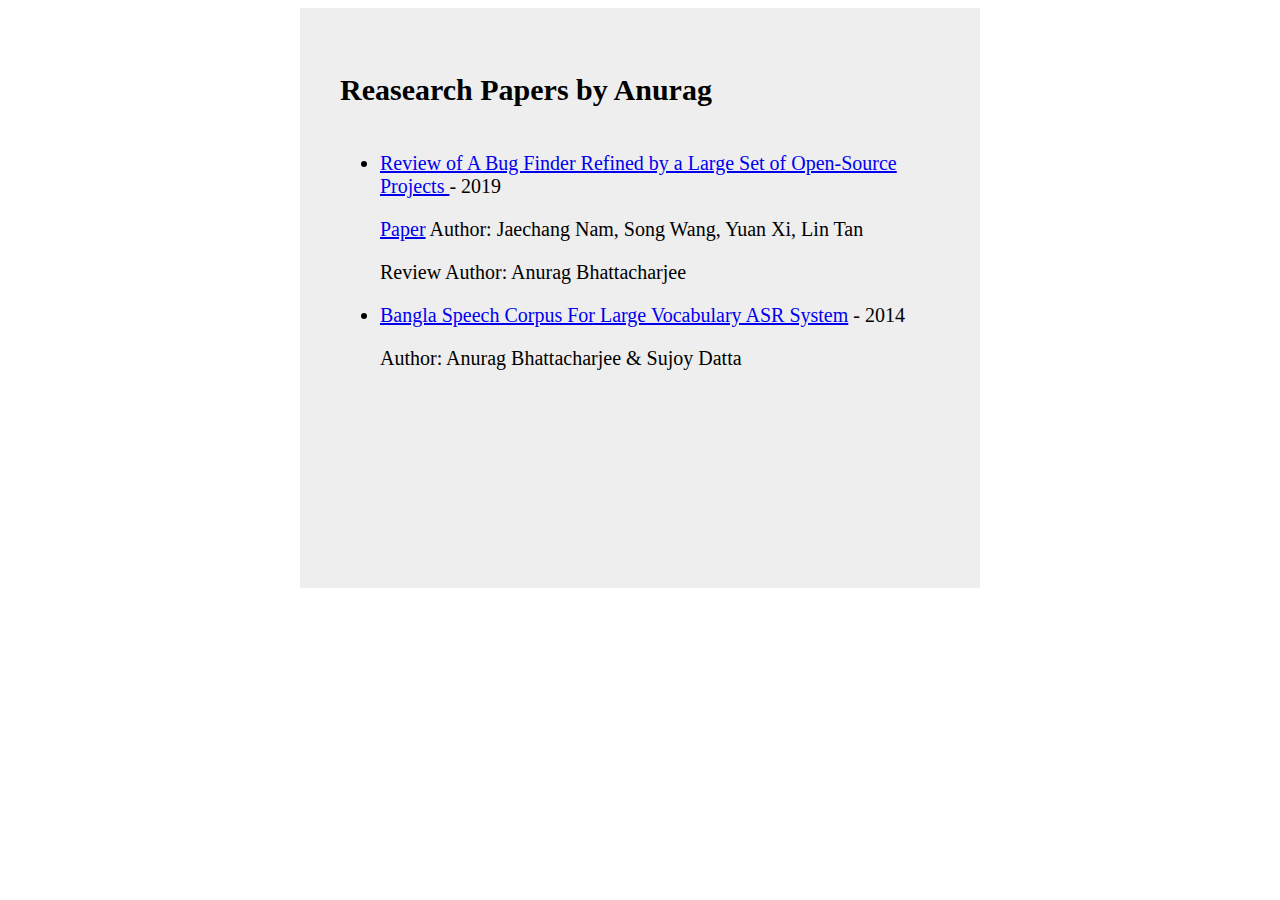
<file: researches.html>
<!DOCTYPE html>

<html>
  <head>
    <style>
      .container {
        background-color: #eeeeee;
        width: 600px;
        height: 500px;
        margin: auto;
        font-size: 20px;
        padding: 40px;
      }
      .list {
        display: inline-block;
      }
    </style>
  </head>
  <body>
    <div class="container">
      <h2>Reasearch Papers by Anurag</h2>
      <div class="row">
        <div class="col">
          <ul class="list">
            <li>
              <a
                href="/researches/A-Bug-Finder-Refined-Anurag-Bhattacharjee.pdf"
              >
                Review of A Bug Finder Refined by a Large Set of Open-Source
                Projects
              </a>
              - 2019
              <p>
                <a href="/researches/A-Bug-Finder-Refined.pdf">Paper</a> Author:
                Jaechang Nam, Song Wang, Yuan Xi, Lin Tan
              </p>
              <p>Review Author: Anurag Bhattacharjee</p>
            </li>
            <li>
              <a
                href="/researches/Bangla-Speech-Corpus-For-Large-Vocabulary-ASR-System.pdf"
                >Bangla Speech Corpus For Large Vocabulary ASR System</a
              >
              - 2014
              <p>Author: Anurag Bhattacharjee & Sujoy Datta</p>
            </li>
          </ul>
        </div>
      </div>
    </div>
  </body>
</html>
</file>
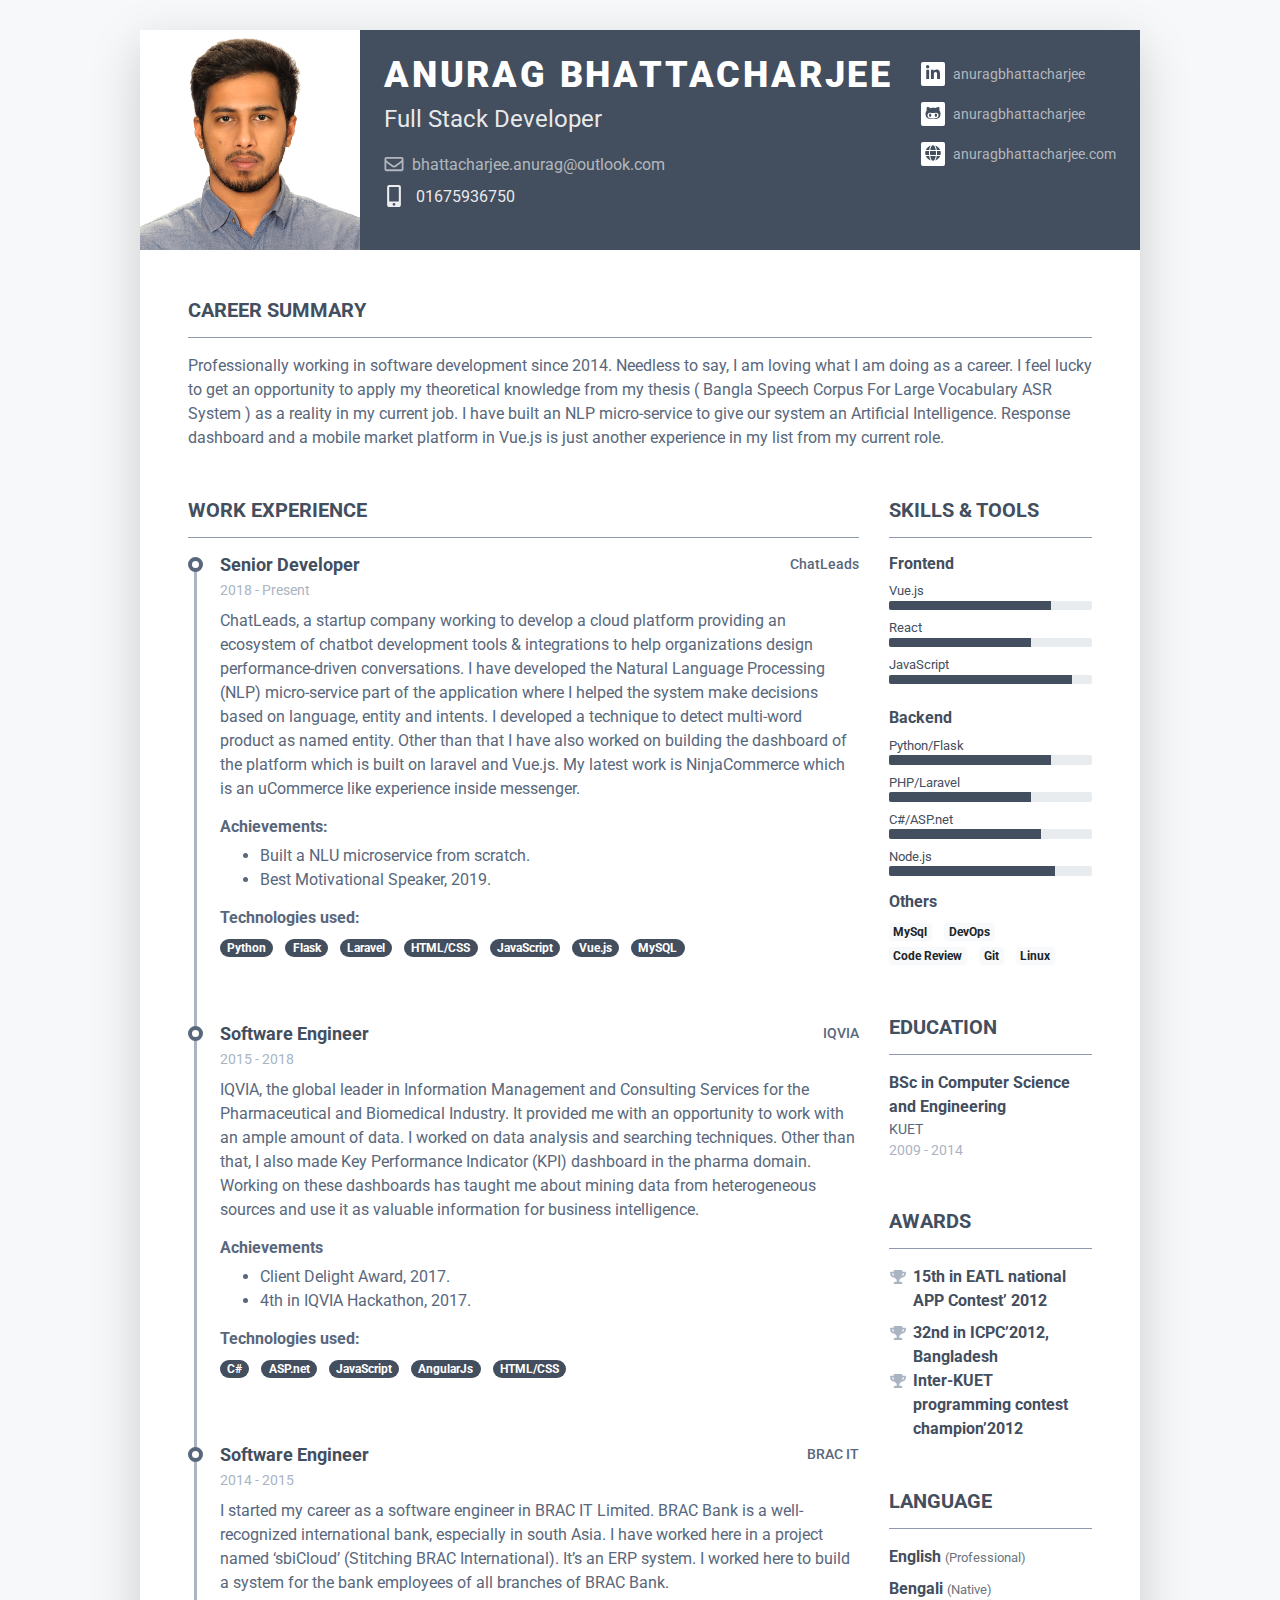
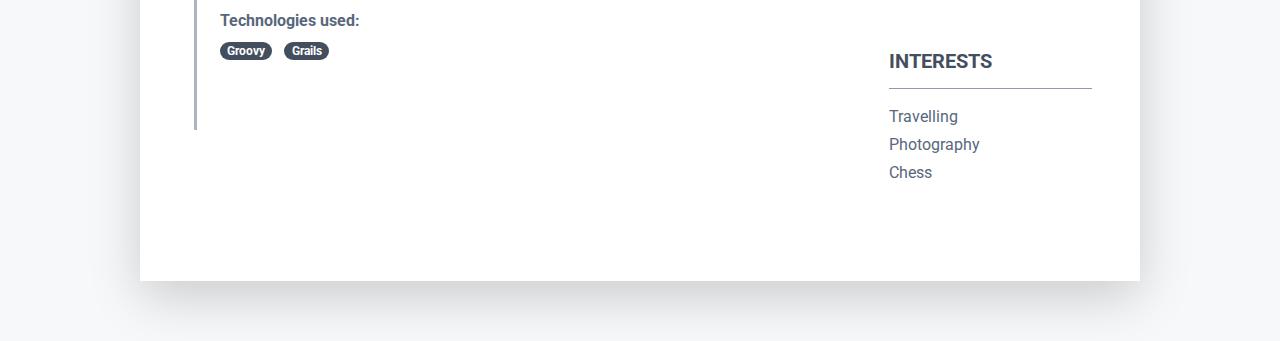
<file: resume.html>
<!DOCTYPE html>
<html lang="en">
  <head>
    <title>Anurag Bhattacharjee Resume</title>

    <!-- Meta -->
    <meta charset="utf-8" />
    <meta http-equiv="X-UA-Compatible" content="IE=edge" />
    <meta name="viewport" content="width=device-width, initial-scale=1.0" />
    <meta name="description" content="Responsive Resume Template" />
    <meta name="author" content="Xiaoying Riley at 3rd Wave Media" />
    <link rel="shortcut icon" href="favicon.ico" />

    <!-- Google Font -->
    <link
      href="https://fonts.googleapis.com/css?family=Roboto:300,400,500,700,900"
      rel="stylesheet"
    />

    <!-- FontAwesome JS-->
    <script defer src="/resume/assets/fontawesome/js/all.min.js"></script>

    <!-- Theme CSS -->
    <link
      id="theme-style"
      rel="stylesheet"
      href="/resume/assets/css/style.css"
    />


    <!-- <style>
      #download-button {
        background-color: #66cb8c;
        border-radius: 20px;
        cursor: pointer;
      } -->
    </style>
  </head>

  <body>
    <article class="resume-wrapper text-center position-relative">
      <div class="resume-wrapper-inner mx-auto text-left bg-white shadow-lg">
        <header class="resume-header pt-4 pt-md-0">
          <div class="media flex-column flex-md-row">
            <img
              class="mr-3 img-fluid picture mx-auto"
              src="/resume/assets/images/profile.jpeg"
              alt=""
            />
            <div
              class="media-body p-4 d-flex flex-column flex-md-row mx-auto mx-lg-0"
            >
              <div class="primary-info">
                <h1
                  class="name mt-0 mb-1 text-white text-uppercase text-uppercase"
                >
                  Anurag Bhattacharjee
                </h1>
                <div class="title mb-3">Full Stack Developer</div>
                <ul class="list-unstyled">
                  <li class="mb-2">
                    <a mailto="bhattacharjee.anurag@outlook.com"
                      ><i
                        class="far fa-envelope fa-fw mr-2"
                        data-fa-transform="grow-3"
                      ></i
                      >bhattacharjee.anurag@outlook.com</a
                    >
                  </li>
                  <li>
                    <i
                      class="fas fa-mobile-alt fa-fw mr-2"
                      data-fa-transform="grow-6"
                    ></i>
                    01675936750
                  </li>
                </ul>
              </div>
              <!--//primary-info-->
              <div class="secondary-info ml-md-auto mt-2">
                <ul class="resume-social list-unstyled">
                  <li class="mb-3">
                    <a href="linkedin.com/in/anuragbhattacharjee"
                      ><span class="fa-container text-center mr-2"
                        ><i class="fab fa-linkedin-in fa-fw"></i></span
                      >anuragbhattacharjee</a
                    >
                  </li>
                  <li class="mb-3">
                    <a href="github.com/anuragbhattacharjee"
                      ><span class="fa-container text-center mr-2"
                        ><i class="fab fa-github-alt fa-fw"></i></span
                      >anuragbhattacharjee</a
                    >
                  </li>
                  <li>
                    <a href="anuragbhattacharjee.com"
                      ><span class="fa-container text-center mr-2"
                        ><i class="fas fa-globe"></i></span
                      >anuragbhattacharjee.com</a
                    >
                  </li>
                </ul>
              </div>
              <!--//secondary-info-->
            </div>
            <!--//media-body-->
          </div>
          <!--//media-->
        </header>
        <div class="resume-body p-5">
          <section class="resume-section summary-section mb-5">
            <h2
              class="resume-section-title text-uppercase font-weight-bold pb-3 mb-3"
            >
              Career Summary
            </h2>
            <div class="resume-section-content">
              <p class="mb-0">
                Professionally working in software development since 2014. Needless to say, I am loving what I am doing as a career. I
                feel lucky to get an opportunity to apply my theoretical knowledge from my thesis ( Bangla Speech Corpus For Large
                Vocabulary ASR System ) as a reality in my current job. I have built an NLP micro-service to give our system an
                Artificial Intelligence. Response dashboard and a mobile market platform in Vue.js is just another experience in my list
                from my current role.
              </p>
            </div>
          </section>
          <!--//summary-section-->
          <div class="row">
            <div class="col-lg-9">
              <section class="resume-section experience-section mb-5">
                <h2
                  class="resume-section-title text-uppercase font-weight-bold pb-3 mb-3"
                >
                  Work Experience
                </h2>
                <div class="resume-section-content">
                  <div class="resume-timeline position-relative">
                    <article
                      class="resume-timeline-item position-relative pb-5"
                    >
                      <div class="resume-timeline-item-header mb-2">
                        <div class="d-flex flex-column flex-md-row">
                          <h3
                            class="resume-position-title font-weight-bold mb-1"
                          >
                            Senior Developer
                          </h3>
                          <div class="resume-company-name ml-auto">
                            ChatLeads
                          </div>
                        </div>
                        <!--//row-->
                        <div class="resume-position-time">2018 - Present</div>
                      </div>
                      <!--//resume-timeline-item-header-->
                      <div class="resume-timeline-item-desc">
                        <p>
                          ChatLeads, a startup company working to develop a cloud platform providing an ecosystem of chatbot development tools &
                          integrations to help organizations design performance-driven conversations. I have developed the Natural Language
                          Processing (NLP) micro-service part of the application where I helped the system make decisions based on language,
                          entity and intents. I developed a technique to detect multi-word product as named entity. Other than that I have also
                          worked on building the dashboard of the platform which is built on laravel and Vue.js. My latest work is NinjaCommerce
                          which is an uCommerce like experience inside messenger.
                        </p>
                        <h4
                          class="resume-timeline-item-desc-heading font-weight-bold"
                        >
                          Achievements:
                        </h4>
                        <!-- <p>
                          Praesentium voluptatum deleniti atque corrupti quos
                          dolores et quas molestias excepturi sint occaecati
                          cupiditate non provident.
                        </p> -->
                        <ul>
                          <li>
                            Built a NLU microservice from scratch.
                          </li>
                          <li>
                            Best Motivational Speaker, 2019.
                          </li>
                        </ul>
                        <h4
                          class="resume-timeline-item-desc-heading font-weight-bold"
                        >
                          Technologies used:
                        </h4>
                        <ul class="list-inline">
                          <li class="list-inline-item">
                            <span class="badge badge-primary badge-pill"
                              >Python</span
                            >
                          </li>
                          <li class="list-inline-item">
                            <span class="badge badge-primary badge-pill"
                              >Flask</span
                            >
                          </li>
                          <li class="list-inline-item">
                            <span class="badge badge-primary badge-pill"
                              >Laravel</span
                            >
                          </li>
                          <li class="list-inline-item">
                            <span class="badge badge-primary badge-pill"
                              >HTML/CSS</span
                            >
                          </li>
                          <li class="list-inline-item">
                            <span class="badge badge-primary badge-pill"
                              >JavaScript</span
                            >
                          </li>
                          <li class="list-inline-item">
                            <span class="badge badge-primary badge-pill"
                              >Vue.js</span
                            >
                          </li>
                          <li class="list-inline-item">
                            <span class="badge badge-primary badge-pill"
                              >MySQL</span
                            >
                          </li>
                        </ul>
                      </div>
                      <!--//resume-timeline-item-desc-->
                    </article>
                    <!--//resume-timeline-item-->

                    <article
                      class="resume-timeline-item position-relative pb-5"
                    >
                      <div class="resume-timeline-item-header mb-2">
                        <div class="d-flex flex-column flex-md-row">
                          <h3
                            class="resume-position-title font-weight-bold mb-1"
                          >
                            Software Engineer
                          </h3>
                          <div class="resume-company-name ml-auto">IQVIA</div>
                        </div>
                        <!--//row-->
                        <div class="resume-position-time">2015 - 2018</div>
                      </div>
                      <!--//resume-timeline-item-header-->
                      <div class="resume-timeline-item-desc">
                        <p>
                          IQVIA, the global leader in Information Management and
                          Consulting Services for the Pharmaceutical and
                          Biomedical Industry. It provided me with an
                          opportunity to work with an ample amount of data. I
                          worked on data analysis and searching techniques.
                          Other than that, I also made Key Performance Indicator
                          (KPI) dashboard in the pharma domain. Working on these
                          dashboards has taught me about mining data from
                          heterogeneous sources and use it as valuable
                          information for business intelligence.
                        </p>
                        <h4
                          class="resume-timeline-item-desc-heading font-weight-bold"
                        >
                          Achievements
                        </h4>
                        <ul>
                          <li>
                            Client Delight Award, 2017.
                          </li>
                          <li>
                            4th in IQVIA Hackathon, 2017.
                          </li>
                        </ul>
                        <h4
                          class="resume-timeline-item-desc-heading font-weight-bold"
                        >
                          Technologies used:
                        </h4>
                        <ul class="list-inline">
                          <li class="list-inline-item">
                            <span class="badge badge-primary badge-pill"
                              >C#</span
                            >
                          </li>
                          <li class="list-inline-item">
                            <span class="badge badge-primary badge-pill"
                              >ASP.net</span
                            >
                          </li>
                          <li class="list-inline-item">
                            <span class="badge badge-primary badge-pill"
                              >JavaScript</span
                            >
                          </li>
                          <li class="list-inline-item">
                            <span class="badge badge-primary badge-pill"
                              >AngularJs</span
                            >
                          </li>
                          <li class="list-inline-item">
                            <span class="badge badge-primary badge-pill"
                              >HTML/CSS</span
                            >
                          </li>
                        </ul>
                      </div>
                      <!--//resume-timeline-item-desc-->
                    </article>
                    <!--//resume-timeline-item-->

                    <article
                      class="resume-timeline-item position-relative pb-5"
                    >
                      <div class="resume-timeline-item-header mb-2">
                        <div class="d-flex flex-column flex-md-row">
                          <h3
                            class="resume-position-title font-weight-bold mb-1"
                          >
                            Software Engineer
                          </h3>
                          <div class="resume-company-name ml-auto">
                            BRAC IT
                          </div>
                        </div>
                        <!--//row-->
                        <div class="resume-position-time">2014 - 2015</div>
                      </div>
                      <!--//resume-timeline-item-header-->
                      <div class="resume-timeline-item-desc">
                        <p>
                          I started my career as a software engineer in BRAC IT
                          Limited. BRAC Bank is a well-recognized international
                          bank, especially in south Asia. I have worked here in a
                          project named ‘sbiCloud’ (Stitching BRAC
                          International). It’s an ERP system. I worked here to
                          build a system for the bank employees of all branches
                          of BRAC Bank.
                        </p>
                        <h4
                          class="resume-timeline-item-desc-heading font-weight-bold"
                        >
                          Technologies used:
                        </h4>
                        <ul class="list-inline">
                          <li class="list-inline-item">
                            <span class="badge badge-primary badge-pill"
                              >Groovy</span
                            >
                          </li>
                          <li class="list-inline-item">
                            <span class="badge badge-primary badge-pill"
                              >Grails</span
                            >
                          </li>
                        </ul>
                      </div>
                      <!--//resume-timeline-item-desc-->
                    </article>

                    <!--//resume-timeline-item-->
                  </div>
                  <!--//resume-timeline-->
                </div>
              </section>
              <!--//experience-section-->
            </div>
            <div class="col-lg-3">
              <section class="resume-section skills-section mb-5">
                <h2
                  class="resume-section-title text-uppercase font-weight-bold pb-3 mb-3"
                >
                  Skills &amp; Tools
                </h2>
                <div class="resume-section-content">
                  <div class="resume-skill-item">
                    <h4 class="resume-skills-cat font-weight-bold">Frontend</h4>
                    <ul class="list-unstyled mb-4">
                      <li class="mb-2">
                        <div class="resume-skill-name">Vue.js</div>
                        <div class="progress resume-progress">
                          <div
                            class="progress-bar theme-progress-bar-dark"
                            role="progressbar"
                            style="width: 80%;"
                            aria-valuenow="25"
                            aria-valuemin="0"
                            aria-valuemax="100"
                          ></div>
                        </div>
                      </li>
                      <li class="mb-2">
                        <div class="resume-skill-name">React</div>
                        <div class="progress resume-progress">
                          <div
                            class="progress-bar theme-progress-bar-dark"
                            role="progressbar"
                            style="width: 70%;"
                            aria-valuenow="25"
                            aria-valuemin="0"
                            aria-valuemax="100"
                          ></div>
                        </div>
                      </li>
                      <li class="mb-2">
                        <div class="resume-skill-name">JavaScript</div>
                        <div class="progress resume-progress">
                          <div
                            class="progress-bar theme-progress-bar-dark"
                            role="progressbar"
                            style="width: 90%;"
                            aria-valuenow="25"
                            aria-valuemin="0"
                            aria-valuemax="100"
                          ></div>
                        </div>
                      </li>
                    </ul>
                  </div>
                  <!--//resume-skill-item-->

                  <div class="resume-skill-item">
                    <h4 class="resume-skills-cat font-weight-bold">Backend</h4>
                    <ul class="list-unstyled">
                      <li class="mb-2">
                        <div class="resume-skill-name">Python/Flask</div>
                        <div class="progress resume-progress">
                          <div
                            class="progress-bar theme-progress-bar-dark"
                            role="progressbar"
                            style="width: 80%;"
                            aria-valuenow="25"
                            aria-valuemin="0"
                            aria-valuemax="100"
                          ></div>
                        </div>
                      </li>
                      <li class="mb-2">
                        <div class="resume-skill-name">PHP/Laravel</div>
                        <div class="progress resume-progress">
                          <div
                            class="progress-bar theme-progress-bar-dark"
                            role="progressbar"
                            style="width: 70%;"
                            aria-valuenow="25"
                            aria-valuemin="0"
                            aria-valuemax="100"
                          ></div>
                        </div>
                      </li>
                      <li class="mb-2">
                        <div class="resume-skill-name">C#/ASP.net</div>
                        <div class="progress resume-progress">
                          <div
                            class="progress-bar theme-progress-bar-dark"
                            role="progressbar"
                            style="width: 75%;"
                            aria-valuenow="25"
                            aria-valuemin="0"
                            aria-valuemax="100"
                          ></div>
                        </div>
                      </li>
                      <li class="mb-2">
                        <div class="resume-skill-name">Node.js</div>
                        <div class="progress resume-progress">
                          <div
                            class="progress-bar theme-progress-bar-dark"
                            role="progressbar"
                            style="width: 82%;"
                            aria-valuenow="25"
                            aria-valuemin="0"
                            aria-valuemax="100"
                          ></div>
                        </div>
                      </li>
                    </ul>
                  </div>
                  <!--//resume-skill-item-->

                  <div class="resume-skill-item">
                    <h4 class="resume-skills-cat font-weight-bold">Others</h4>
                    <ul class="list-inline">
                      <li class="list-inline-item">
                        <span class="badge badge-light">MySql</span>
                      </li>
                      <li class="list-inline-item">
                        <span class="badge badge-light">DevOps</span>
                      </li>
                      <li class="list-inline-item">
                        <span class="badge badge-light">Code Review</span>
                      </li>
                      <li class="list-inline-item">
                        <span class="badge badge-light">Git</span>
                      </li>
                      <li class="list-inline-item">
                        <span class="badge badge-light">Linux</span>
                      </li>
                    </ul>
                  </div>
                  <!--//resume-skill-item-->
                </div>
                <!--resume-section-content-->
              </section>
              <!--//skills-section-->
              <section class="resume-section education-section mb-5">
                <h2
                  class="resume-section-title text-uppercase font-weight-bold pb-3 mb-3"
                >
                  Education
                </h2>
                <div class="resume-section-content">
                  <ul class="list-unstyled">
                    <li>
                      <div class="resume-degree font-weight-bold">
                        BSc in Computer Science and Engineering
                      </div>
                      <div class="resume-degree-org">
                        KUET
                      </div>
                      <div class="resume-degree-time">2009 - 2014</div>
                    </li>
                  </ul>
                </div>
              </section>
              <!--//education-section-->
              <section class="resume-section reference-section mb-5">
                <h2
                  class="resume-section-title text-uppercase font-weight-bold pb-3 mb-3"
                >
                  Awards
                </h2>
                <div class="resume-section-content">
                  <ul class="list-unstyled resume-awards-list">
                    <li class="mb-2 pl-4 position-relative">
                      <i
                        class="resume-award-icon fas fa-trophy position-absolute"
                        data-fa-transform="shrink-2"
                      ></i>
                      <div class="resume-award-name">
                        15th in EATL national APP Contest’ 2012
                      </div>
                    </li>
                    <li class="mb-0 pl-4 position-relative">
                      <i
                        class="resume-award-icon fas fa-trophy position-absolute"
                        data-fa-transform="shrink-2"
                      ></i>
                      <div class="resume-award-name">
                        32nd in ICPC’2012, Bangladesh
                      </div>
                    </li>
                    <li class="mb-0 pl-4 position-relative">
                      <i
                        class="resume-award-icon fas fa-trophy position-absolute"
                        data-fa-transform="shrink-2"
                      ></i>
                      <div class="resume-award-name">
                        Inter-KUET programming contest champion’2012
                      </div>
                    </li>
                  </ul>
                </div>
              </section>
              <!--//interests-section-->
              <section class="resume-section language-section mb-5">
                <h2
                  class="resume-section-title text-uppercase font-weight-bold pb-3 mb-3"
                >
                  Language
                </h2>
                <div class="resume-section-content">
                  <ul class="list-unstyled resume-lang-list">
                    <li class="mb-2">
                      <span class="resume-lang-name font-weight-bold"
                        >English</span
                      >
                      <small class="text-muted font-weight-normal"
                        >(Professional)</small
                      >
                    </li>
                    <li class="mb-2 align-middle">
                      <span class="resume-lang-name font-weight-bold"
                        >Bengali</span
                      >
                      <small class="text-muted font-weight-normal"
                        >(Native)</small
                      >
                    </li>
                  </ul>
                </div>
              </section>
              <!--//language-section-->
              <section class="resume-section interests-section mb-5">
                <h2
                  class="resume-section-title text-uppercase font-weight-bold pb-3 mb-3"
                >
                  Interests
                </h2>
                <div class="resume-section-content">
                  <ul class="list-unstyled">
                    <li class="mb-1">Travelling</li>
                    <li class="mb-1">Photography</li>
                    <li class="mb-1">Chess</li>
                  </ul>
                </div>
              </section>
              <!--//interests-section-->
            </div>
          </div>
          <!--//row-->
        </div>
        <!--//resume-body-->
      </div>
    </article>
    <!-- <div class="text-center pt-2 pb-5" id="download-button-div">
      <button id="download-button" class="btn" onclick="downloadPdf()">
        <i class="fas fa-download"></i> Download
      </button>
    </div> -->

    <!-- <footer class="footer text-center pt-2 pb-5" id="footer-div">
      <small class="copyright"
        >Designed with <i class="fas fa-heart"></i> by
        <a href="http://themes.3rdwavemedia.com" target="_blank"
          >Xiaoying Riley</a
        >
      </small>
    </footer> -->
  </body>
</html>
</file>
